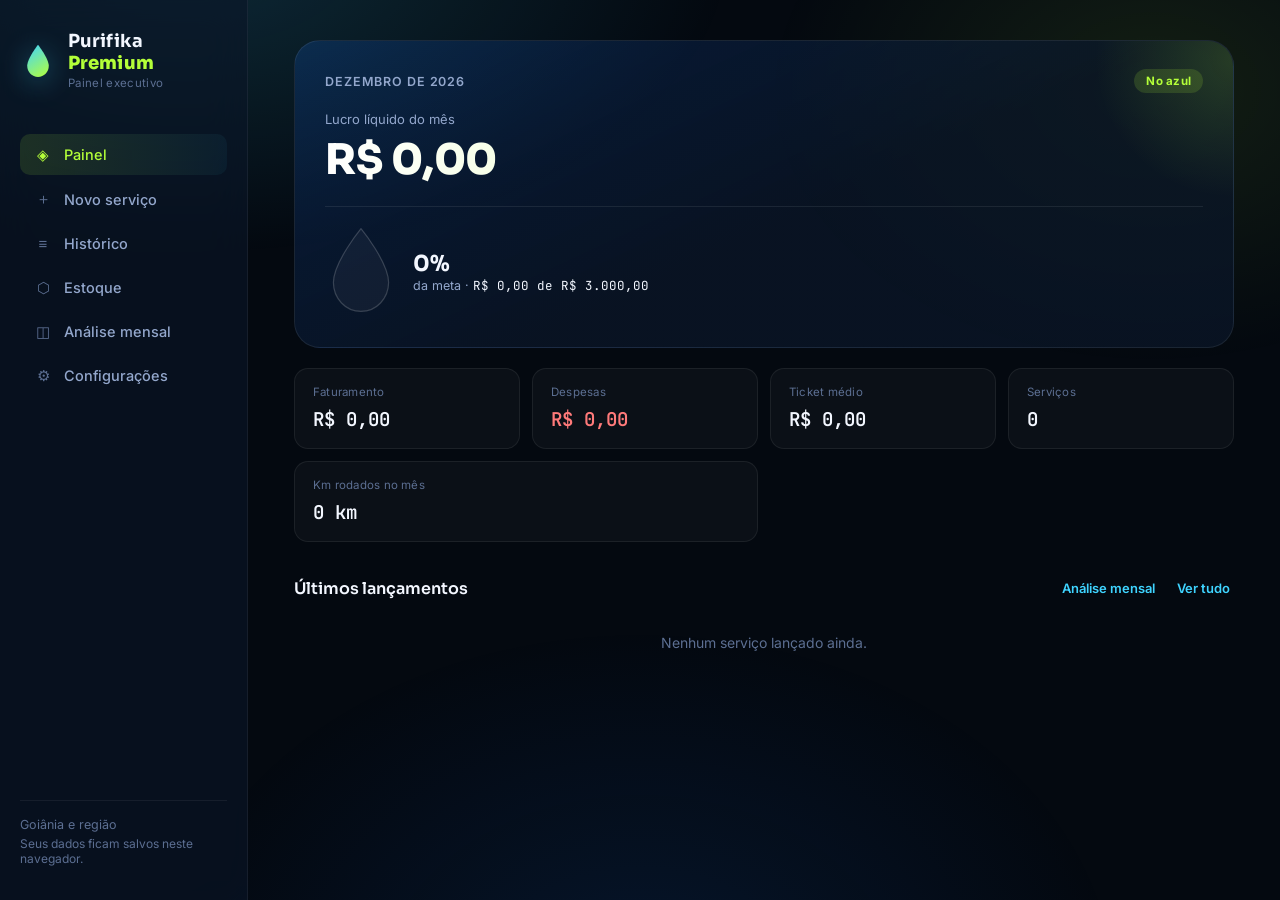
<file: index.html>
<!DOCTYPE html>
<html lang="pt-BR">
<head>
<meta charset="UTF-8">
<meta name="viewport" content="width=device-width, initial-scale=1.0, viewport-fit=cover">
<title>Purifika Premium | Painel Financeiro</title>
<link rel="icon" href="data:image/svg+xml,<svg xmlns=%22http://www.w3.org/2000/svg%22 viewBox=%220 0 100 100%22><text y=%22.9em%22 font-size=%2290%22>💧</text></svg>">
<link rel="preconnect" href="https://fonts.googleapis.com">
<link rel="preconnect" href="https://fonts.gstatic.com" crossorigin>
<link href="https://fonts.googleapis.com/css2?family=Sora:wght@400;600;700;800&family=Inter:wght@400;500;600;700&family=JetBrains+Mono:wght@400;500;600&display=swap" rel="stylesheet">
<style>
/* ---------- Tokens ---------- */
:root{
  --navy-975:#040910;
  --navy-950:#070f1e;
  --navy-900:#0a1628;
  --navy-850:#0e1d34;
  --navy-800:#12253f;
  --navy-700:#1a3252;
  --navy-600:#254268;
  --lime:#b4ff39;
  --lime-soft:#d4ff8a;
  --cyan:#3fd4ff;
  --blue-deep:#1560d6;
  --text-hi:#f3f7ff;
  --text-mid:#93a7cc;
  --text-low:#5c6f92;
  --danger:#ff7a7a;
  --danger-dim:#2a1620;
  --radius-xl:26px;
  --radius-lg:20px;
  --radius-md:14px;
  --radius-sm:10px;
  --font-display:'Sora',sans-serif;
  --font-body:'Inter',sans-serif;
  --font-mono:'JetBrains Mono',monospace;
  --ease:cubic-bezier(.22,1,.36,1);
}

*{box-sizing:border-box;}
html,body{margin:0;padding:0;}
body{
  background:var(--navy-975);
  color:var(--text-hi);
  font-family:var(--font-body);
  -webkit-font-smoothing:antialiased;
  position:relative;
  min-height:100vh;
}
h1,h2{font-family:var(--font-display);margin:0;}
p{margin:0;}
button{font-family:var(--font-body);cursor:pointer;}
input,select{font-family:var(--font-mono);}
em{font-style:normal;}

/* ---------- Background mesh ---------- */
.bg-mesh{
  position:fixed;inset:0;z-index:0;pointer-events:none;
  background:
    radial-gradient(ellipse 900px 500px at 15% -5%, rgba(63,212,255,.16), transparent 60%),
    radial-gradient(ellipse 700px 500px at 90% 10%, rgba(180,255,57,.09), transparent 55%),
    radial-gradient(ellipse 800px 600px at 50% 110%, rgba(21,96,214,.14), transparent 60%);
}

/* ---------- App shell ---------- */
.app{position:relative;z-index:1;display:grid;grid-template-columns:248px 1fr;min-height:100vh;}
.topbar{display:none;}

.sidebar{
  background:rgba(10,22,40,.6);
  backdrop-filter:blur(20px);
  border-right:1px solid rgba(255,255,255,.06);
  padding:30px 20px;display:flex;flex-direction:column;
  position:sticky;top:0;height:100vh;
}
.brand{display:flex;align-items:center;gap:12px;margin-bottom:44px;}
.brand-drop{width:36px;height:36px;flex:none;filter:drop-shadow(0 4px 14px rgba(63,212,255,.35));}
.brand-name{display:block;font-family:var(--font-display);font-weight:700;font-size:18px;letter-spacing:.1px;}
.brand-name em{color:var(--lime);font-weight:800;}
.brand-sub{display:block;font-size:11.5px;color:var(--text-low);margin-top:2px;letter-spacing:.03em;}

.nav{display:flex;flex-direction:column;gap:3px;flex:1;}
.nav-item{
  display:flex;align-items:center;gap:12px;
  background:none;border:none;color:var(--text-mid);
  font-size:14.5px;font-weight:500;
  padding:11px 14px;border-radius:var(--radius-sm);
  text-align:left;transition:background .18s var(--ease),color .18s var(--ease);
}
.nav-ico{font-size:15px;width:18px;text-align:center;color:var(--text-low);font-style:normal;}
.nav-item:hover{background:rgba(255,255,255,.04);color:var(--text-hi);}
.nav-item.is-active{background:linear-gradient(90deg, rgba(180,255,57,.12), rgba(63,212,255,.05));color:var(--lime);}
.nav-item.is-active .nav-ico{color:var(--lime);}

.sidebar-footer{border-top:1px solid rgba(255,255,255,.06);padding-top:16px;font-size:12.5px;color:var(--text-low);}
.sidebar-footer p{margin-bottom:4px;}
.muted-small{color:var(--text-low);font-size:12px;}

/* ---------- Content ---------- */
.content{padding:40px 46px 90px;max-width:1040px;position:relative;z-index:1;}
.view{display:none;animation:viewIn .38s var(--ease);}
.view.is-active{display:block;}
@keyframes viewIn{
  from{opacity:0;transform:translateY(10px);}
  to{opacity:1;transform:translateY(0);}
}

.view-head{margin-bottom:26px;}
.view-head-row{display:flex;justify-content:space-between;align-items:flex-end;gap:16px;flex-wrap:wrap;}
.view-head h1{font-size:25px;font-weight:700;}
.view-sub{color:var(--text-mid);font-size:14px;margin-top:6px;}

.btn-primary{
  background:linear-gradient(135deg, var(--lime), var(--lime-soft));
  color:#0d1a08;border:none;font-weight:700;font-size:14px;
  padding:13px 22px;border-radius:999px;
  box-shadow:0 8px 24px -8px rgba(180,255,57,.45);
  transition:transform .15s var(--ease), box-shadow .15s var(--ease);
}
.btn-primary:hover{transform:translateY(-1px);box-shadow:0 10px 28px -6px rgba(180,255,57,.55);}
.btn-primary:active{transform:scale(.97) translateY(0);}
.btn-full{width:100%;padding:15px;font-size:15px;}

.btn-secondary{
  background:rgba(255,255,255,.04);color:var(--text-hi);border:1px solid var(--navy-600);
  font-size:13px;font-weight:500;padding:10px 16px;border-radius:999px;margin-top:8px;
  transition:border-color .15s;
}
.btn-secondary:hover{border-color:var(--cyan);}

.btn-danger{
  background:var(--danger-dim);color:var(--danger);border:1px solid #4a2530;
  font-size:13.5px;font-weight:600;padding:11px 18px;border-radius:999px;margin-top:10px;
}

.link-btn{background:none;border:none;color:var(--cyan);font-size:13px;font-weight:600;padding:4px;}
.link-btn:hover{text-decoration:underline;}

/* ---------- Hero (dashboard) ---------- */
.hero-card{
  background:linear-gradient(155deg, rgba(21,96,214,.22), rgba(10,22,40,.75) 55%);
  border:1px solid rgba(255,255,255,.08);
  border-radius:var(--radius-xl);
  padding:28px 30px;margin-bottom:20px;
  position:relative;overflow:hidden;
  animation:cardRise .5s var(--ease) backwards;
}
.hero-card::after{
  content:'';position:absolute;top:-40%;right:-15%;width:280px;height:280px;
  background:radial-gradient(circle, rgba(180,255,57,.16), transparent 70%);
  pointer-events:none;
}
.hero-top{display:flex;justify-content:space-between;align-items:center;margin-bottom:18px;}
.hero-eyebrow{font-size:12.5px;color:var(--text-mid);text-transform:uppercase;letter-spacing:.07em;font-weight:600;}
.hero-pill{
  background:rgba(180,255,57,.14);color:var(--lime);font-size:11.5px;font-weight:700;
  padding:5px 12px;border-radius:999px;letter-spacing:.02em;
}
.hero-pill.is-neg{background:rgba(255,122,122,.14);color:var(--danger);}
.hero-label{font-size:13px;color:var(--text-mid);margin-bottom:6px;}
.hero-value{font-family:var(--font-display);font-size:42px;font-weight:800;letter-spacing:-.01em;
  background:linear-gradient(90deg,#fff,var(--lime-soft));-webkit-background-clip:text;background-clip:text;color:transparent;
}
.hero-gauge-row{display:flex;align-items:center;gap:16px;margin-top:20px;padding-top:18px;border-top:1px solid rgba(255,255,255,.08);}
#gauge-fill{transition:y .9s var(--ease), height .9s var(--ease);}
.goal-percent{font-family:var(--font-display);font-size:22px;font-weight:700;color:var(--text-hi);}
.goal-detail{font-size:12.5px;color:var(--text-mid);}
.goal-detail span{font-family:var(--font-mono);color:var(--text-hi);}

@keyframes cardRise{from{opacity:0;transform:translateY(14px);}to{opacity:1;transform:translateY(0);}}

/* ---------- Stat cards ---------- */
.stat-cards{display:grid;grid-template-columns:repeat(4,1fr);gap:12px;margin-bottom:34px;}
.stat-card{
  background:rgba(255,255,255,.03);border:1px solid rgba(255,255,255,.07);
  border-radius:var(--radius-md);padding:16px 18px;
  transition:transform .18s var(--ease), border-color .18s var(--ease);
  animation:cardRise .5s var(--ease) backwards;
}
.stat-card:hover{transform:translateY(-2px);border-color:rgba(63,212,255,.3);}
.stat-card-wide{grid-column:span 2;}
.stat-label{font-size:11.5px;color:var(--text-low);margin-bottom:8px;letter-spacing:.02em;}
.stat-value{font-family:var(--font-mono);font-size:19px;font-weight:600;}
.stat-neg{color:var(--danger);}

/* ---------- Recent ---------- */
.recent-head{display:flex;justify-content:space-between;align-items:center;margin-bottom:14px;}
.recent-head-links{display:flex;gap:14px;}
.recent-block h2{font-size:16px;font-weight:600;}
.recent-list{display:flex;flex-direction:column;gap:8px;}
.recent-row{
  display:flex;justify-content:space-between;align-items:center;
  background:rgba(255,255,255,.03);border:1px solid rgba(255,255,255,.06);
  border-radius:var(--radius-sm);padding:13px 16px;font-size:13.5px;
  transition:border-color .15s;
}
.recent-row:hover{border-color:rgba(255,255,255,.16);}
.recent-row .r-desc{color:var(--text-hi);font-weight:500;}
.recent-row .r-date{color:var(--text-low);font-size:12px;margin-left:8px;}
.recent-row .r-val{font-family:var(--font-mono);font-weight:600;}
.recent-row .r-val.pos{color:var(--lime);}
.recent-row .r-val.neg{color:var(--danger);}

/* ---------- Service menu (cardápio) ---------- */
.menu-grid{display:grid;grid-template-columns:repeat(auto-fill,minmax(150px,1fr));gap:12px;margin-bottom:24px;}
.menu-item{
  background:rgba(255,255,255,.03);border:1.5px solid rgba(255,255,255,.07);
  border-radius:var(--radius-md);padding:16px 14px;text-align:left;
  display:flex;flex-direction:column;gap:10px;
  transition:transform .15s var(--ease), border-color .15s var(--ease), background .15s var(--ease);
}
.menu-item:hover{transform:translateY(-2px);border-color:rgba(63,212,255,.35);}
.menu-item.is-selected{
  border-color:var(--lime);
  background:linear-gradient(155deg, rgba(180,255,57,.1), rgba(255,255,255,.02));
  box-shadow:0 8px 22px -10px rgba(180,255,57,.35);
}
.menu-icon{width:34px;height:34px;color:var(--cyan);}
.menu-item.is-selected .menu-icon{color:var(--lime);}
.menu-label{font-size:13.5px;font-weight:600;color:var(--text-hi);line-height:1.25;}
.menu-price{font-family:var(--font-mono);font-size:13px;color:var(--text-mid);}
.menu-item.is-selected .menu-price{color:var(--lime-soft);}

/* ---------- Forms ---------- */
.form-card{
  background:rgba(255,255,255,.03);border:1px solid rgba(255,255,255,.07);
  border-radius:var(--radius-xl);padding:26px;max-width:640px;
  display:flex;flex-direction:column;gap:18px;
}
.field{display:flex;flex-direction:column;gap:6px;flex:1;}
.field-row{display:flex;gap:16px;}
label{font-size:12.5px;color:var(--text-mid);font-family:var(--font-body);}
input,select{
  background:var(--navy-850);border:1px solid var(--navy-600);color:var(--text-hi);
  border-radius:var(--radius-sm);padding:11px 12px;font-size:14px;width:100%;
  transition:border-color .15s;
}
input:focus,select:focus{outline:none;border-color:var(--cyan);}
select{font-family:var(--font-body);}
input:disabled{opacity:.4;}

.calc-preview{
  background:linear-gradient(155deg, rgba(63,212,255,.08), rgba(255,255,255,.02));
  border:1px solid rgba(255,255,255,.08);
  border-radius:var(--radius-md);padding:16px 18px;
  display:flex;flex-direction:column;gap:8px;font-size:13.5px;
}
.calc-row{display:flex;justify-content:space-between;color:var(--text-mid);font-family:var(--font-mono);}
.calc-total{color:var(--lime);font-weight:700;font-size:16px;border-top:1px solid rgba(255,255,255,.1);padding-top:10px;margin-top:2px;}

/* Product usage block */
.product-usage{
  background:rgba(255,255,255,.025);border:1px solid rgba(255,255,255,.07);
  border-radius:var(--radius-md);padding:16px 18px;display:flex;flex-direction:column;gap:14px;
}
.pu-title{font-size:12.5px;color:var(--text-low);text-transform:uppercase;letter-spacing:.05em;font-weight:600;}
.pu-row{display:flex;justify-content:space-between;align-items:center;gap:12px;}
.pu-check{display:flex;align-items:center;gap:10px;cursor:pointer;flex:1;}
.pu-check input[type=checkbox]{width:16px;height:16px;accent-color:var(--lime);flex:none;}
.pu-info{display:flex;flex-direction:column;gap:2px;flex:1;}
.pu-name{font-size:13.5px;color:var(--text-hi);font-weight:500;font-family:var(--font-body);}
.pu-name em{color:var(--text-low);font-size:12px;}
.pu-sub{font-size:12px;color:var(--cyan);font-family:var(--font-mono);}
.pu-input{display:flex;align-items:center;gap:6px;flex:none;}
.pu-input input{width:70px;text-align:right;padding:8px 10px;}
.pu-input span{font-size:12px;color:var(--text-low);}
.item-form-actions{display:flex;flex-direction:column;gap:10px;}
.item-form-actions .btn-secondary{width:100%;text-align:center;}

/* ---------- History cards ---------- */
.hist-cards{display:flex;flex-direction:column;gap:8px;}
.hist-card{
  display:flex;justify-content:space-between;align-items:center;gap:12px;
  background:rgba(255,255,255,.03);border:1px solid rgba(255,255,255,.06);
  border-radius:var(--radius-md);padding:14px 16px;
  transition:border-color .15s;
}
.hist-card:hover{border-color:rgba(255,255,255,.16);}
.hist-left{display:flex;align-items:center;gap:12px;min-width:0;}
.hist-tag{width:8px;height:8px;border-radius:50%;flex:none;}
.hist-tag.receita{background:var(--lime);}
.hist-tag.despesa{background:var(--danger);}
.hist-text{min-width:0;}
.hist-desc{font-size:13.5px;color:var(--text-hi);font-weight:500;white-space:nowrap;overflow:hidden;text-overflow:ellipsis;}
.hist-meta{font-size:11.5px;color:var(--text-low);margin-top:2px;}
.hist-right{display:flex;align-items:center;gap:10px;flex:none;}
.hist-val{font-family:var(--font-mono);font-weight:600;font-size:14px;}
.hist-val.pos{color:var(--lime);}
.hist-val.neg{color:var(--danger);}
.row-del{background:none;border:none;color:var(--text-low);font-size:14px;padding:4px;}
.row-del:hover{color:var(--danger);}
.empty-state{padding:40px 20px;text-align:center;color:var(--text-low);font-size:14px;}

/* ---------- Stock (estoque) ---------- */
.stock-grid{display:grid;grid-template-columns:repeat(auto-fit,minmax(230px,1fr));gap:14px;margin-bottom:24px;}
.stock-card{
  background:rgba(255,255,255,.03);border:1px solid rgba(255,255,255,.07);
  border-radius:var(--radius-lg);padding:20px;
  display:flex;flex-direction:column;gap:12px;
}
.stock-head{display:flex;justify-content:space-between;align-items:flex-start;}
.stock-name{font-family:var(--font-display);font-weight:700;font-size:15px;}
.stock-name em{display:block;color:var(--text-low);font-size:11.5px;font-weight:400;margin-top:2px;}
.stock-pill{font-size:10.5px;font-weight:700;padding:4px 10px;border-radius:999px;white-space:nowrap;}
.stock-pill.ok{background:rgba(180,255,57,.14);color:var(--lime);}
.stock-pill.low{background:rgba(255,196,64,.14);color:#ffc440;}
.stock-pill.empty{background:rgba(255,122,122,.14);color:var(--danger);}
.stock-bar-wrap{background:var(--navy-850);border-radius:8px;height:8px;overflow:hidden;}
.stock-bar{height:100%;border-radius:8px;transition:width .5s var(--ease);}
.stock-liters{font-family:var(--font-mono);font-size:22px;font-weight:700;}
.stock-liters span{font-size:13px;color:var(--text-low);font-weight:400;}
.stock-foot{display:flex;justify-content:space-between;font-size:11.5px;color:var(--text-low);}
.stock-foot b{color:var(--text-mid);font-family:var(--font-mono);font-weight:500;}

/* ---------- Analysis ---------- */
.chart-card{
  background:rgba(255,255,255,.03);border:1px solid rgba(255,255,255,.07);
  border-radius:var(--radius-xl);padding:26px;margin-bottom:22px;
}
.chart-bars{display:flex;align-items:flex-end;gap:20px;height:220px;overflow-x:auto;padding-bottom:4px;}
.chart-month{display:flex;flex-direction:column;align-items:center;gap:8px;min-width:56px;}
.chart-month-bars{display:flex;align-items:flex-end;gap:3px;height:170px;}
.chart-month-bars .bar{width:12px;border-radius:5px 5px 0 0;transition:height .6s var(--ease);}
.bar-receita{background:linear-gradient(180deg,var(--lime-soft),var(--lime));}
.bar-despesa{background:var(--danger);opacity:.75;}
.bar-lucro{background:linear-gradient(180deg,#7ee8ff,var(--cyan));}
.chart-month-label{font-size:11px;color:var(--text-low);}
.chart-legend{display:flex;gap:20px;margin-top:18px;font-size:12.5px;color:var(--text-mid);}
.dot{display:inline-block;width:8px;height:8px;border-radius:50%;margin-right:6px;}
.dot-receita{background:var(--lime);}
.dot-despesa{background:var(--danger);}
.dot-lucro{background:var(--cyan);}

.breakdown-card{background:rgba(255,255,255,.03);border:1px solid rgba(255,255,255,.07);border-radius:var(--radius-xl);padding:26px;}
.breakdown-card h2{font-size:15px;margin-bottom:16px;}
.bd-row{display:flex;align-items:center;gap:12px;margin-bottom:12px;font-size:13px;}
.bd-label{width:130px;color:var(--text-mid);flex:none;}
.bd-bar-wrap{flex:1;background:var(--navy-850);border-radius:6px;height:9px;overflow:hidden;}
.bd-bar{height:100%;background:linear-gradient(90deg,var(--cyan),var(--blue-deep));border-radius:6px;transition:width .6s var(--ease);}
.bd-val{width:84px;text-align:right;font-family:var(--font-mono);color:var(--text-hi);flex:none;}

/* ---------- Config ---------- */
.config-sub{font-size:15px;margin:6px 0 4px;}
.price-table{display:flex;flex-direction:column;gap:10px;}
.price-row{display:flex;align-items:center;justify-content:space-between;gap:12px;}
.price-row span{font-size:13.5px;color:var(--text-mid);}
.price-row input{width:100px;}
.danger-zone{margin-top:20px;border-color:rgba(255,122,122,.2);}
.backup-last{font-size:12px;color:var(--text-low);margin:6px 0 4px;}
.backup-actions{display:flex;gap:10px;flex-wrap:wrap;margin-top:6px;}
.backup-actions .btn-secondary{margin-top:0;display:inline-flex;align-items:center;}

/* ---------- Carrinho de itens da visita ---------- */
.cart-block{margin-top:22px;background:rgba(255,255,255,.03);border:1px solid rgba(255,255,255,.07);border-radius:var(--radius-xl);padding:24px;max-width:640px;}
.cart-block h2{font-size:15px;margin-bottom:14px;}
.cart-list{display:flex;flex-direction:column;gap:8px;margin-bottom:16px;}
.cart-item{
  display:flex;justify-content:space-between;align-items:center;gap:12px;
  background:rgba(255,255,255,.03);border:1px solid rgba(255,255,255,.07);
  border-radius:var(--radius-sm);padding:12px 14px;
}
.cart-item-name{font-size:13.5px;color:var(--text-hi);font-weight:500;}
.cart-item-sub{font-size:11.5px;color:var(--text-low);margin-top:2px;}
.cart-item-right{display:flex;align-items:center;gap:10px;}
.cart-item-val{font-family:var(--font-mono);font-weight:600;color:var(--lime);font-size:14px;}
.cart-summary{
  background:rgba(63,212,255,.06);border:1px solid rgba(63,212,255,.2);
  border-radius:var(--radius-md);padding:14px 16px;margin-bottom:16px;
  display:flex;flex-direction:column;gap:7px;font-size:13.5px;font-family:var(--font-mono);
}
.cart-summary .cs-row{display:flex;justify-content:space-between;color:var(--text-mid);}
.cart-summary .cs-total{color:var(--lime);font-weight:700;font-size:15px;border-top:1px solid rgba(255,255,255,.1);padding-top:8px;}

/* ---------- Receipt (resumo pós-salvar) ---------- */
.receipt-card{
  display:none;max-width:640px;margin-top:18px;
  background:linear-gradient(155deg, rgba(180,255,57,.1), rgba(255,255,255,.02));
  border:1px solid rgba(180,255,57,.3);border-radius:var(--radius-xl);padding:24px 26px;
  animation:cardRise .4s var(--ease);
}
.receipt-card.show{display:block;}
.receipt-head{display:flex;align-items:center;gap:12px;margin-bottom:18px;}
.receipt-check{
  width:34px;height:34px;border-radius:50%;background:var(--lime);color:#0d1a08;
  display:flex;align-items:center;justify-content:center;font-weight:800;font-size:16px;flex:none;
}
.receipt-title{font-family:var(--font-display);font-weight:700;font-size:16px;}
.receipt-sub{font-size:12.5px;color:var(--text-mid);margin-top:2px;}
.receipt-rows{display:flex;flex-direction:column;gap:9px;padding:14px 0;border-top:1px solid rgba(255,255,255,.1);border-bottom:1px solid rgba(255,255,255,.1);}
.receipt-row{display:flex;justify-content:space-between;font-size:13.5px;color:var(--text-mid);font-family:var(--font-mono);}
.receipt-row.is-total{color:var(--lime);font-weight:700;font-size:15.5px;}
.receipt-row.is-guardar{color:var(--cyan);font-weight:600;}
.receipt-actions{display:flex;gap:10px;margin-top:18px;}
.receipt-actions .btn-secondary,.receipt-actions .btn-primary{margin-top:0;flex:1;text-align:center;}

/* ---------- Toast ---------- */
.toast{
  position:fixed;bottom:24px;left:50%;transform:translateX(-50%) translateY(20px);
  background:var(--navy-800);border:1px solid var(--lime);color:var(--text-hi);
  padding:13px 24px;border-radius:999px;font-size:13.5px;font-weight:500;
  opacity:0;pointer-events:none;transition:opacity .25s, transform .25s;
  z-index:50;box-shadow:0 10px 30px -8px rgba(0,0,0,.5);
}
.toast.show{opacity:1;transform:translateX(-50%) translateY(0);}

/* ---------- Responsive ---------- */
.mobile-nav{display:none;}

@media (max-width: 860px){
  .app{grid-template-columns:1fr;}
  .sidebar{display:none;}
  .topbar{
    display:flex;align-items:center;gap:10px;
    background:#0a1424;
    border-bottom:1px solid rgba(255,255,255,.07);
    padding:16px 20px;position:sticky;top:0;z-index:10;
  }
  .brand-drop-sm{width:28px;height:28px;filter:drop-shadow(0 3px 10px rgba(63,212,255,.35));}
  .topbar-title-wrap{display:flex;flex-direction:column;}
  .topbar-title{font-family:var(--font-display);font-weight:700;font-size:16px;}
  .topbar-title em{color:var(--lime);font-weight:800;}
  .topbar-sub{font-size:10.5px;color:var(--text-low);}
  .content{padding:22px 18px 110px;}
  .hero-value{font-size:34px;}
  .stat-cards{grid-template-columns:repeat(2,1fr);}
  .stat-card-wide{grid-column:span 2;}
  .field-row{flex-direction:column;}
  .menu-grid{grid-template-columns:repeat(auto-fill,minmax(120px,1fr));}

  .mobile-nav{
    display:flex;align-items:center;position:fixed;bottom:0;left:0;right:0;
    background:#0a1424;
    border-top:1px solid rgba(255,255,255,.08);
    padding:8px 6px calc(8px + env(safe-area-inset-bottom));
    z-index:20;
  }
  .mnav-item{
    flex:1;display:flex;flex-direction:column;align-items:center;gap:3px;
    background:none;border:none;color:var(--text-low);font-size:10.5px;padding:6px 2px;
    transition:color .15s;
  }
  .mnav-item span{font-size:16px;}
  .mnav-item.is-active{color:var(--lime);}
  .mnav-fab{
    background:linear-gradient(135deg,var(--lime),var(--lime-soft));
    color:#0d1a08;width:48px;height:48px;border-radius:50%;
    margin-top:-26px;box-shadow:0 8px 20px -6px rgba(180,255,57,.55);
    flex:none;
  }
  .mnav-fab span{font-size:22px;}
}
@media (max-width: 480px){
  .stat-cards{grid-template-columns:1fr 1fr;}
  .hero-card{padding:22px 20px;}
}

</style>
</head>
<body>

<div class="bg-mesh" aria-hidden="true"></div>

<div class="app">

  <aside class="sidebar">
    <div class="brand">
      <svg class="brand-drop" viewBox="0 0 40 40" fill="none" xmlns="http://www.w3.org/2000/svg">
        <path d="M20 3C20 3 8 18.5 8 26.5C8 33.4 13.4 39 20 39C26.6 39 32 33.4 32 26.5C32 18.5 20 3 20 3Z" fill="url(#dropGrad)"/>
        <defs>
          <linearGradient id="dropGrad" x1="8" y1="3" x2="32" y2="39" gradientUnits="userSpaceOnUse">
            <stop stop-color="#3FD4FF"/>
            <stop offset="1" stop-color="#B4FF39"/>
          </linearGradient>
        </defs>
      </svg>
      <div class="brand-text">
        <span class="brand-name">Purifika <em>Premium</em></span>
        <span class="brand-sub">Painel executivo</span>
      </div>
    </div>

    <nav class="nav">
      <button class="nav-item is-active" data-view="dashboard"><i class="nav-ico">◈</i>Painel</button>
      <button class="nav-item" data-view="novo"><i class="nav-ico">＋</i>Novo serviço</button>
      <button class="nav-item" data-view="historico"><i class="nav-ico">≡</i>Histórico</button>
      <button class="nav-item" data-view="estoque"><i class="nav-ico">⬡</i>Estoque</button>
      <button class="nav-item" data-view="analise"><i class="nav-ico">◫</i>Análise mensal</button>
      <button class="nav-item" data-view="config"><i class="nav-ico">⚙</i>Configurações</button>
    </nav>

    <div class="sidebar-footer">
      <p>Goiânia e região</p>
      <p class="muted-small">Seus dados ficam salvos neste navegador.</p>
    </div>
  </aside>

  <header class="topbar">
    <svg class="brand-drop-sm" viewBox="0 0 40 40" fill="none" xmlns="http://www.w3.org/2000/svg">
      <path d="M20 3C20 3 8 18.5 8 26.5C8 33.4 13.4 39 20 39C26.6 39 32 33.4 32 26.5C32 18.5 20 3 20 3Z" fill="url(#dropGrad2)"/>
      <defs>
        <linearGradient id="dropGrad2" x1="8" y1="3" x2="32" y2="39" gradientUnits="userSpaceOnUse">
          <stop stop-color="#3FD4FF"/>
          <stop offset="1" stop-color="#B4FF39"/>
        </linearGradient>
      </defs>
    </svg>
    <div class="topbar-title-wrap">
      <span class="topbar-title">Purifika <em>Premium</em></span>
      <span class="topbar-sub">Painel financeiro</span>
    </div>
  </header>

  <main class="content">

    <section class="view is-active" id="view-dashboard">
      <div class="hero-card">
        <div class="hero-top">
          <span class="hero-eyebrow" id="dash-month-label">—</span>
          <span class="hero-pill" id="hero-status-pill">No azul</span>
        </div>
        <p class="hero-label">Lucro líquido do mês</p>
        <p class="hero-value" id="hero-lucro">R$ 0</p>

        <div class="hero-gauge-row">
          <div class="drop-gauge">
            <svg viewBox="0 0 120 150" width="72" height="90">
              <defs>
                <clipPath id="dropClip">
                  <path d="M60 6C60 6 14 62 14 96C14 122.5 34.5 144 60 144C85.5 144 106 122.5 106 96C106 62 60 6 60 6Z"/>
                </clipPath>
                <linearGradient id="fillGrad" x1="0" y1="1" x2="0" y2="0">
                  <stop offset="0" stop-color="#3FD4FF"/>
                  <stop offset="1" stop-color="#B4FF39"/>
                </linearGradient>
              </defs>
              <path d="M60 6C60 6 14 62 14 96C14 122.5 34.5 144 60 144C85.5 144 106 122.5 106 96C106 62 60 6 60 6Z" fill="rgba(255,255,255,.04)" stroke="rgba(255,255,255,.18)" stroke-width="2"/>
              <g clip-path="url(#dropClip)">
                <rect id="gauge-fill" x="14" y="144" width="92" height="0" fill="url(#fillGrad)"/>
              </g>
            </svg>
          </div>
          <div class="hero-goal-text">
            <p class="goal-percent" id="goal-percent">0%</p>
            <p class="goal-detail">da meta · <span id="goal-detail">R$ 0 de R$ 0</span></p>
          </div>
        </div>
      </div>

      <div class="stat-cards">
        <div class="stat-card">
          <p class="stat-label">Faturamento</p>
          <p class="stat-value" id="stat-receita">R$ 0</p>
        </div>
        <div class="stat-card">
          <p class="stat-label">Despesas</p>
          <p class="stat-value stat-neg" id="stat-despesa">R$ 0</p>
        </div>
        <div class="stat-card">
          <p class="stat-label">Ticket médio</p>
          <p class="stat-value" id="stat-ticket">R$ 0</p>
        </div>
        <div class="stat-card">
          <p class="stat-label">Serviços</p>
          <p class="stat-value" id="stat-qtd">0</p>
        </div>
        <div class="stat-card stat-card-wide">
          <p class="stat-label">Km rodados no mês</p>
          <p class="stat-value" id="stat-km">0 km</p>
        </div>
      </div>

      <div class="recent-block">
        <div class="recent-head">
          <h2>Últimos lançamentos</h2>
          <div class="recent-head-links">
            <button class="link-btn" data-view="analise">Análise mensal</button>
            <button class="link-btn" data-view="historico">Ver tudo</button>
          </div>
        </div>
        <div class="recent-list" id="recent-list"></div>
      </div>
    </section>

    <section class="view" id="view-novo">
      <div class="view-head">
        <h1>Novo serviço</h1>
        <p class="view-sub">Toque no serviço, ajuste a quantidade se precisar, e adicione quantos itens quiser na mesma visita.</p>
      </div>

      <div class="form-card">
        <div class="field-row">
          <div class="field">
            <label for="f-cliente">Cliente</label>
            <input type="text" id="f-cliente" placeholder="Nome do cliente">
          </div>
          <div class="field">
            <label for="f-data">Data</label>
            <input type="date" id="f-data">
          </div>
        </div>
        <div class="field">
          <label for="f-km">Distância até o cliente (km, ida e volta — uma vez por visita)</label>
          <input type="number" id="f-km" step="0.1" min="0" value="0">
        </div>
      </div>

      <p class="pu-title" style="margin:22px 0 12px">Toque para adicionar um item à visita</p>
      <div class="menu-grid" id="service-menu"></div>

      <form class="form-card" id="item-form">
        <input type="hidden" id="f-tipo">
        <p class="pu-title" id="item-form-title">Nenhum item selecionado</p>

        <div class="field-row">
          <div class="field" style="max-width:110px">
            <label for="f-qtd">Quantidade</label>
            <input type="number" id="f-qtd" step="1" min="1" value="1">
          </div>
          <div class="field">
            <label for="f-valor">Valor por unidade (R$)</label>
            <input type="number" id="f-valor" step="0.01" min="0">
          </div>
        </div>

        <div class="product-usage" id="product-usage">
          <p class="pu-title">Produtos Spartan usados neste item</p>

          <div class="pu-row">
            <div class="pu-info">
              <span class="pu-name">Xtraction II <em>(extrator, por unidade)</em></span>
              <span class="pu-sub" id="pu-xtraction-cost">R$ 0,00</span>
            </div>
            <div class="pu-input"><input type="number" id="f-xtraction-ml" step="5" min="0" value="0"><span>ml</span></div>
          </div>

          <div class="pu-row">
            <label class="pu-check">
              <input type="checkbox" id="f-contempo-on">
              <div class="pu-info">
                <span class="pu-name">Contempo V <em>(neutro p/ claros, por unidade)</em></span>
                <span class="pu-sub" id="pu-contempo-cost">R$ 0,00</span>
              </div>
            </label>
            <div class="pu-input"><input type="number" id="f-contempo-ml" step="5" min="0" value="100" disabled><span>ml</span></div>
          </div>

          <div class="pu-row">
            <label class="pu-check">
              <input type="checkbox" id="f-refresh-on" checked>
              <div class="pu-info">
                <span class="pu-name">Finisherfresh <em>(odorizador, por unidade)</em></span>
                <span class="pu-sub" id="pu-refresh-cost">R$ 0,00</span>
              </div>
            </label>
            <div class="pu-input"><input type="number" id="f-refresh-ml" step="5" min="0" value="15"><span>ml</span></div>
          </div>
        </div>

        <div class="calc-preview" id="calc-preview"></div>

        <div class="item-form-actions">
          <button type="button" class="btn-primary btn-full" id="btn-save-now">Salvar este serviço agora</button>
          <button type="submit" class="btn-secondary btn-full" id="btn-add-continue">＋ Adicionar e lançar outro item na mesma visita</button>
        </div>
      </form>

      <div class="cart-block" id="cart-block" style="display:none">
        <h2>Itens desta visita</h2>
        <div class="cart-list" id="cart-list"></div>
        <div class="cart-summary" id="cart-summary"></div>

        <div class="field">
          <label for="f-despesa-desc">Registrar também uma despesa avulsa (opcional)</label>
          <div class="field-row">
            <input type="text" id="f-despesa-desc" placeholder="Ex: comprei pulverizador">
            <input type="number" id="f-despesa-valor" step="0.01" min="0" placeholder="R$ 0,00" style="max-width:140px">
          </div>
          <button type="button" class="btn-secondary" id="btn-add-despesa">Adicionar despesa avulsa</button>
        </div>

        <button type="button" class="btn-primary btn-full" id="btn-save-visita">Salvar visita completa<span id="btn-save-visita-count"></span></button>
      </div>

      <div class="receipt-card" id="receipt-card">
        <div class="receipt-head">
          <span class="receipt-check">✓</span>
          <div>
            <p class="receipt-title">Visita salva!</p>
            <p class="receipt-sub" id="receipt-desc"></p>
          </div>
        </div>
        <div class="receipt-rows" id="receipt-rows"></div>
        <div class="receipt-actions">
          <button type="button" class="btn-secondary" id="btn-receipt-outro">Lançar outra visita</button>
          <button type="button" class="btn-primary" id="btn-receipt-painel">Ver no painel</button>
        </div>
      </div>
    </section>

    <section class="view" id="view-historico">
      <div class="view-head view-head-row">
        <div>
          <h1>Histórico</h1>
          <p class="view-sub">Todos os lançamentos, do mais recente ao mais antigo.</p>
        </div>
        <select id="hist-filter">
          <option value="todos">Todos os meses</option>
        </select>
      </div>
      <div class="hist-cards" id="hist-cards"></div>
      <p class="empty-state" id="hist-empty">Nenhum lançamento ainda. Toque em "Novo serviço" para começar.</p>
    </section>

    <section class="view" id="view-estoque">
      <div class="view-head">
        <h1>Estoque de produtos</h1>
        <p class="view-sub">Seus 3 produtos Spartan, em litros — atualizado a cada serviço lançado.</p>
      </div>

      <div class="stock-grid" id="stock-grid"></div>

      <div class="form-card">
        <p class="pu-title" style="margin-bottom:14px">Registrar compra de produto</p>
        <div class="field-row">
          <div class="field">
            <label for="s-produto">Produto</label>
            <select id="s-produto">
              <option value="xtraction">Xtraction II</option>
              <option value="contempo">Contempo V</option>
              <option value="refresh">Finisherfresh</option>
            </select>
          </div>
          <div class="field">
            <label for="s-litros">Quantidade (litros)</label>
            <input type="number" id="s-litros" step="0.1" min="0" placeholder="Ex: 5">
          </div>
          <div class="field">
            <label for="s-valor">Valor pago (R$)</label>
            <input type="number" id="s-valor" step="0.01" min="0" placeholder="Ex: 100,00">
          </div>
        </div>
        <button type="button" class="btn-primary" id="btn-add-compra">Registrar entrada no estoque</button>
      </div>
    </section>

    <section class="view" id="view-analise">
      <div class="view-head">
        <h1>Análise mensal</h1>
        <p class="view-sub">Quanto entrou, quanto saiu e o que sobrou, mês a mês.</p>
      </div>
      <div class="chart-card">
        <div class="chart-bars" id="monthly-chart"></div>
        <div class="chart-legend">
          <span><i class="dot dot-receita"></i>Faturamento</span>
          <span><i class="dot dot-despesa"></i>Despesas</span>
          <span><i class="dot dot-lucro"></i>Lucro líquido</span>
        </div>
      </div>
      <div class="breakdown-card">
        <h2>Detalhamento por categoria de despesa</h2>
        <div id="expense-breakdown"></div>
      </div>
    </section>

    <section class="view" id="view-config">
      <div class="view-head">
        <h1>Configurações</h1>
        <p class="view-sub">Ajuste os números que o Purifika usa nos cálculos automáticos.</p>
      </div>
      <div class="form-card">
        <div class="field-row">
          <div class="field">
            <label for="c-consumo">Consumo do veículo (km/litro)</label>
            <input type="number" id="c-consumo" step="0.1" min="1">
          </div>
          <div class="field">
            <label for="c-gasolina">Preço da gasolina (R$/litro)</label>
            <input type="number" id="c-gasolina" step="0.01" min="0">
          </div>
        </div>
        <div class="field-row">
          <div class="field">
            <label for="c-imposto">Alíquota de imposto estimada (%)</label>
            <input type="number" id="c-imposto" step="0.1" min="0">
          </div>
          <div class="field">
            <label for="c-meta">Meta de lucro líquido mensal (R$)</label>
            <input type="number" id="c-meta" step="10" min="0">
          </div>
        </div>
        <h2 class="config-sub">Tabela de preços</h2>
        <div class="price-table" id="price-table"></div>
        <button class="btn-primary" id="btn-save-config">Salvar configurações</button>
      </div>

      <div class="form-card">
        <h2 class="config-sub">Backup dos dados</h2>
        <p class="muted-small">Seus dados vivem só neste navegador. Baixe um backup de vez em quando — se trocar de celular ou limpar o cache, você não perde nada.</p>
        <p class="backup-last" id="backup-last-info"></p>
        <div class="backup-actions">
          <button class="btn-secondary" id="btn-export">⬇ Baixar backup (.json)</button>
          <label class="btn-secondary" id="btn-import-label" for="import-file" style="cursor:pointer">⬆ Restaurar backup</label>
          <input type="file" id="import-file" accept="application/json" style="display:none">
        </div>
      </div>

      <div class="form-card danger-zone">
        <h2 class="config-sub">Zona de risco</h2>
        <p class="muted-small">Isso apaga permanentemente todo o histórico salvo neste navegador.</p>
        <button class="btn-danger" id="btn-clear-data">Apagar todos os dados</button>
      </div>
    </section>

  </main>

  <nav class="mobile-nav">
    <button class="mnav-item is-active" data-view="dashboard"><span>◈</span>Painel</button>
    <button class="mnav-item" data-view="historico"><span>≡</span>Histórico</button>
    <button class="mnav-item mnav-fab" data-view="novo"><span>＋</span></button>
    <button class="mnav-item" data-view="estoque"><span>⬡</span>Estoque</button>
    <button class="mnav-item" data-view="config"><span>⚙</span>Config</button>
  </nav>
</div>

<div class="toast" id="toast"></div>

<script>
/* ==========================================================
   PURIFIKA PREMIUM — Painel Financeiro
   Dados salvos no localStorage do navegador.
   ========================================================== */

const STORAGE_KEY = 'purifika_state_v2';

/* Ícones (SVG inline, stroke=currentColor -> herda a cor via CSS) */
const ICONS = {
  chair: `<svg class="menu-icon" viewBox="0 0 24 24" fill="none" stroke="currentColor" stroke-width="1.6" stroke-linecap="round" stroke-linejoin="round"><path d="M6 10V5.5A1.5 1.5 0 0 1 7.5 4h9A1.5 1.5 0 0 1 18 5.5V10"/><path d="M5 10h14v6a1 1 0 0 1-1 1h-1v3h-2v-3H9v3H7v-3H6a1 1 0 0 1-1-1v-6Z"/></svg>`,
  sofa: `<svg class="menu-icon" viewBox="0 0 24 24" fill="none" stroke="currentColor" stroke-width="1.6" stroke-linecap="round" stroke-linejoin="round"><path d="M4 12V9a2 2 0 0 1 2-2h12a2 2 0 0 1 2 2v3"/><path d="M3 12h18v4a1 1 0 0 1-1 1H4a1 1 0 0 1-1-1v-4Z"/><path d="M5 17v2M19 17v2"/></svg>`,
  mattress: `<svg class="menu-icon" viewBox="0 0 24 24" fill="none" stroke="currentColor" stroke-width="1.6" stroke-linecap="round" stroke-linejoin="round"><rect x="3" y="8" width="18" height="9" rx="1.5"/><path d="M3 12h18M7 8v4M17 8v4"/></svg>`,
  car: `<svg class="menu-icon" viewBox="0 0 24 24" fill="none" stroke="currentColor" stroke-width="1.6" stroke-linecap="round" stroke-linejoin="round"><path d="M4 16v-3.5l2-4.5h12l2 4.5V16"/><path d="M4 16h16v2a1 1 0 0 1-1 1h-1a1 1 0 0 1-1-1v-1H7v1a1 1 0 0 1-1 1H5a1 1 0 0 1-1-1v-2Z"/><path d="M6 12h12"/></svg>`,
};

const DEFAULT_PRICES = {
  cadeira:          { label:'Cadeira estofada',          icon:'chair',    preco:20,  xtractionMl:40  },
  poltrona:         { label:'Poltrona',                  icon:'chair',    preco:110, xtractionMl:80  },
  sofa_2:           { label:'Sofá 2 lugares',             icon:'sofa',     preco:149, xtractionMl:150 },
  sofa_3:           { label:'Sofá 3 lugares',             icon:'sofa',     preco:179, xtractionMl:200 },
  sofa_retratil:    { label:'Sofá retrátil',              icon:'sofa',     preco:350, xtractionMl:250 },
  sofa_l:           { label:'Sofá em L',                  icon:'sofa',     preco:450, xtractionMl:320 },
  colchao_solteiro: { label:'Colchão solteiro',           icon:'mattress', preco:99,  xtractionMl:130 },
  colchao_casal:    { label:'Colchão casal',              icon:'mattress', preco:149, xtractionMl:180 },
  colchao_queen:    { label:'Colchão queen',              icon:'mattress', preco:280, xtractionMl:220 },
  colchao_king:     { label:'Colchão king',               icon:'mattress', preco:330, xtractionMl:260 },
  banco_carro:      { label:'Banco de carro (cada)',      icon:'car',      preco:80,  xtractionMl:60  },
  interior_carro:   { label:'Interior completo do carro', icon:'car',      preco:350, xtractionMl:260 },
};

const DEFAULT_SETTINGS = {
  kmPorLitro: 12,
  precoGasolina: 6.10,
  aliquotaImposto: 6,
  metaMensal: 3000,
  prices: DEFAULT_PRICES,
  produtos: {
    xtraction: { label:'Xtraction II (Spartan)',    precoLitro:20, embalagemLitros:5 },
    contempo:  { label:'Contempo V Neutro (Spartan)', precoLitro:17, embalagemLitros:5 },
    refresh:   { label:'Finisherfresh (Spartan)',    precoLitro:35, embalagemLitros:1 },
  },
};

let state = loadState();

function loadState(){
  try{
    const raw = localStorage.getItem(STORAGE_KEY);
    if(!raw) return freshState();
    const parsed = JSON.parse(raw);
    parsed.settings = Object.assign(structuredClone(DEFAULT_SETTINGS), parsed.settings || {});
    parsed.settings.prices = Object.assign(structuredClone(DEFAULT_PRICES), parsed.settings.prices || {});
    parsed.settings.produtos = Object.assign(structuredClone(DEFAULT_SETTINGS.produtos), parsed.settings.produtos || {});
    parsed.entries = parsed.entries || [];
    parsed.estoque = Object.assign({ xtraction:0, contempo:0, refresh:0 }, parsed.estoque || {});
    return parsed;
  }catch(e){
    console.error('Falha ao carregar dados salvos', e);
    return freshState();
  }
}
function freshState(){
  return { settings: structuredClone(DEFAULT_SETTINGS), entries: [], estoque: { xtraction:0, contempo:0, refresh:0 } };
}
function saveState(){
  try{ localStorage.setItem(STORAGE_KEY, JSON.stringify(state)); }
  catch(e){ console.error('Falha ao salvar', e); showToast('Não consegui salvar os dados no navegador.'); }
}

/* ---------- Helpers ---------- */
function brl(v){ return (v||0).toLocaleString('pt-BR',{style:'currency',currency:'BRL'}); }
function todayISO(){ return new Date().toISOString().slice(0,10); }
function monthKey(d){ return (d||todayISO()).slice(0,7); }
function monthLabel(key){
  const [y,m]=key.split('-');
  const nomes=['Janeiro','Fevereiro','Março','Abril','Maio','Junho','Julho','Agosto','Setembro','Outubro','Novembro','Dezembro'];
  return `${nomes[parseInt(m,10)-1]} de ${y}`;
}
function calcCombustivel(km){
  const s = state.settings;
  if(!km || !s.kmPorLitro) return 0;
  return (km/s.kmPorLitro)*s.precoGasolina;
}
function custoProduto(produtoKey, ml){
  const p = state.settings.produtos[produtoKey];
  if(!p || !ml) return 0;
  return (ml/1000) * p.precoLitro;
}
function uid(){ return 'e'+Date.now().toString(36)+Math.random().toString(36).slice(2,7); }
function formatDate(iso){ if(!iso) return ''; const [y,m,d]=iso.split('-'); return `${d}/${m}/${y}`; }
function escapeHtml(s){ const d=document.createElement('div'); d.textContent=s||''; return d.innerHTML; }
function showToast(msg){
  const t=document.getElementById('toast');
  t.textContent=msg; t.classList.add('show');
  clearTimeout(showToast._tm);
  showToast._tm=setTimeout(()=>t.classList.remove('show'),2800);
}
function animateNumber(el, to, isCurrency){
  const from = parseFloat(el.dataset.raw || '0');
  const start = performance.now();
  const dur = 600;
  function step(now){
    const t = Math.min(1,(now-start)/dur);
    const eased = 1-Math.pow(1-t,3);
    const val = from + (to-from)*eased;
    el.textContent = isCurrency ? brl(val) : Math.round(val).toLocaleString('pt-BR');
    if(t<1) requestAnimationFrame(step);
  }
  requestAnimationFrame(step);
  el.dataset.raw = to;
}

/* ---------- Navigation ---------- */
function setView(view){
  document.querySelectorAll('.view').forEach(v=>v.classList.remove('is-active'));
  document.getElementById('view-'+view).classList.add('is-active');
  document.querySelectorAll('.nav-item').forEach(b=>b.classList.toggle('is-active', b.dataset.view===view));
  document.querySelectorAll('.mnav-item').forEach(b=>b.classList.toggle('is-active', b.dataset.view===view));
  if(view==='dashboard') renderDashboard();
  if(view==='historico') renderHistorico();
  if(view==='estoque') renderEstoque();
  if(view==='analise') renderAnalise();
  if(view==='config') renderConfig();
  if(view==='novo') prepFormDefaults();
  window.scrollTo(0,0);
}
document.querySelectorAll('[data-view]').forEach(el=>{
  el.addEventListener('click', ()=> setView(el.dataset.view));
});

/* ---------- Dashboard ---------- */
function entriesForMonth(key){ return state.entries.filter(e=>monthKey(e.data)===key); }

function renderDashboard(){
  const key = todayISO().slice(0,7);
  document.getElementById('dash-month-label').textContent = monthLabel(key);

  const items = entriesForMonth(key);
  let receita=0, despesa=0, km=0, qtd=0;
  items.forEach(e=>{
    if(e.tipo==='receita'){ receita+=e.valor; qtd+=(e.qtd||1); km+=(e.km||0); }
    else despesa+=e.valor;
  });
  const lucroBruto = receita-despesa;
  const impostos = receita*(state.settings.aliquotaImposto/100);
  const lucroLiquido = lucroBruto-impostos;
  const ticket = qtd ? receita/qtd : 0;

  animateNumber(document.getElementById('hero-lucro'), lucroLiquido, true);
  animateNumber(document.getElementById('stat-receita'), receita, true);
  animateNumber(document.getElementById('stat-despesa'), despesa, true);
  animateNumber(document.getElementById('stat-ticket'), ticket, true);
  document.getElementById('stat-qtd').textContent = qtd;
  document.getElementById('stat-km').textContent = Math.round(km)+' km';

  const pill = document.getElementById('hero-status-pill');
  pill.textContent = lucroLiquido >= 0 ? 'No azul' : 'No vermelho';
  pill.classList.toggle('is-neg', lucroLiquido < 0);

  const meta = state.settings.metaMensal || 0;
  const pct = meta>0 ? Math.max(0, Math.min(1, lucroLiquido/meta)) : 0;
  document.getElementById('goal-percent').textContent = Math.round(pct*100)+'%';
  document.getElementById('goal-detail').textContent = `${brl(lucroLiquido)} de ${brl(meta)}`;

  const gaugeH = 138*pct;
  const fill = document.getElementById('gauge-fill');
  fill.setAttribute('height', gaugeH.toFixed(1));
  fill.setAttribute('y', (144-gaugeH).toFixed(1));

  const recentWrap = document.getElementById('recent-list');
  const recent = [...state.entries].sort((a,b)=>(b.criadoEm||0)-(a.criadoEm||0)).slice(0,6);
  recentWrap.innerHTML = recent.length ? '' : '<p class="empty-state" style="padding:20px 0">Nenhum serviço lançado ainda.</p>';
  recent.forEach(e=>{
    const row=document.createElement('div');
    row.className='recent-row';
    row.innerHTML = `
      <div><span class="r-desc">${escapeHtml(e.descricao)}</span><span class="r-date">${formatDate(e.data)}</span></div>
      <span class="r-val ${e.tipo==='receita'?'pos':'neg'}">${e.tipo==='receita'?'+':'-'} ${brl(e.valor)}</span>`;
    recentWrap.appendChild(row);
  });
}

/* ---------- Novo serviço: cardápio de serviços ---------- */
let tipoSelecionado = null;
let carrinho = [];
const menuGrid = document.getElementById('service-menu');

function renderServiceMenu(){
  menuGrid.innerHTML = '';
  Object.entries(state.settings.prices).forEach(([key,cfg])=>{
    const btn = document.createElement('button');
    btn.type = 'button';
    btn.className = 'menu-item' + (key===tipoSelecionado ? ' is-selected' : '');
    btn.dataset.key = key;
    btn.innerHTML = `${ICONS[cfg.icon]||ICONS.chair}<span class="menu-label">${cfg.label}</span><span class="menu-price">${brl(cfg.preco)}</span>`;
    btn.addEventListener('click', ()=> selecionarTipo(key));
    menuGrid.appendChild(btn);
  });
}

function selecionarTipo(key){
  tipoSelecionado = key;
  document.getElementById('f-tipo').value = key;
  document.querySelectorAll('.menu-item').forEach(b=> b.classList.toggle('is-selected', b.dataset.key===key));
  const cfg = state.settings.prices[key];
  if(!cfg) return;
  document.getElementById('item-form-title').textContent = 'Item selecionado: ' + cfg.label;
  document.getElementById('f-qtd').value = 1;
  document.getElementById('f-valor').value = cfg.preco;
  document.getElementById('f-xtraction-ml').value = cfg.xtractionMl;
  document.getElementById('f-contempo-on').checked = false;
  document.getElementById('f-contempo-ml').disabled = true;
  document.getElementById('f-contempo-ml').value = 100;
  document.getElementById('f-refresh-on').checked = true;
  document.getElementById('f-refresh-ml').disabled = false;
  document.getElementById('f-refresh-ml').value = 15;
  updateCalcPreview();
  document.getElementById('item-form').scrollIntoView({ behavior:'smooth', block:'nearest' });
}

function prepFormDefaults(){
  document.getElementById('f-data').value = document.getElementById('f-data').value || todayISO();
  renderServiceMenu();
  tipoSelecionado = null;
  document.getElementById('item-form-title').textContent = 'Nenhum item selecionado';
  document.getElementById('f-qtd').value = 1;
  document.getElementById('f-valor').value = '';
  document.getElementById('f-xtraction-ml').value = 0;
  document.getElementById('calc-preview').innerHTML = '';
  renderCarrinho();
}

['f-qtd','f-valor','f-km','f-xtraction-ml','f-contempo-ml','f-refresh-ml'].forEach(id=>{
  document.getElementById(id).addEventListener('input', updateCalcPreview);
});
document.getElementById('f-contempo-on').addEventListener('change', e=>{
  document.getElementById('f-contempo-ml').disabled = !e.target.checked;
  updateCalcPreview();
});
document.getElementById('f-refresh-on').addEventListener('change', e=>{
  document.getElementById('f-refresh-ml').disabled = !e.target.checked;
  updateCalcPreview();
});

function currentProductMls(){
  const xtractionMl = parseFloat(document.getElementById('f-xtraction-ml').value) || 0;
  const contempoOn = document.getElementById('f-contempo-on').checked;
  const contempoMl = contempoOn ? (parseFloat(document.getElementById('f-contempo-ml').value)||0) : 0;
  const refreshOn = document.getElementById('f-refresh-on').checked;
  const refreshMl = refreshOn ? (parseFloat(document.getElementById('f-refresh-ml').value)||0) : 0;
  return { xtractionMl, contempoMl, refreshMl };
}

function updateCalcPreview(){
  if(!tipoSelecionado){ document.getElementById('calc-preview').innerHTML=''; return; }
  const qtd = Math.max(1, parseInt(document.getElementById('f-qtd').value,10) || 1);
  const valorUnit = parseFloat(document.getElementById('f-valor').value) || 0;
  const { xtractionMl, contempoMl, refreshMl } = currentProductMls();

  const cXtraction = custoProduto('xtraction', xtractionMl*qtd);
  const cContempo = custoProduto('contempo', contempoMl*qtd);
  const cRefresh = custoProduto('refresh', refreshMl*qtd);
  const custos = cXtraction+cContempo+cRefresh;
  const valorTotal = valorUnit*qtd;
  const lucro = valorTotal-custos;

  document.getElementById('pu-xtraction-cost').textContent = brl(cXtraction) + (qtd>1 ? ` (${qtd}x)` : '');
  document.getElementById('pu-contempo-cost').textContent = brl(cContempo) + (qtd>1 && document.getElementById('f-contempo-on').checked ? ` (${qtd}x)` : '');
  document.getElementById('pu-refresh-cost').textContent = brl(cRefresh) + (qtd>1 && document.getElementById('f-refresh-on').checked ? ` (${qtd}x)` : '');

  document.getElementById('calc-preview').innerHTML = `
    <div class="calc-row"><span>${qtd} × ${brl(valorUnit)}</span><span>${brl(valorTotal)}</span></div>
    <div class="calc-row"><span>Custo de produtos (total)</span><span>${brl(custos)}</span></div>
    <div class="calc-row calc-total"><span>Lucro bruto do item</span><span>${brl(lucro)}</span></div>`;
}

function montarItemDoFormulario(){
  const key = tipoSelecionado;
  const cfg = state.settings.prices[key];
  if(!cfg) return null;

  const qtd = Math.max(1, parseInt(document.getElementById('f-qtd').value,10) || 1);
  const valorUnit = parseFloat(document.getElementById('f-valor').value) || 0;
  const valorTotal = round2(valorUnit*qtd);
  const { xtractionMl, contempoMl, refreshMl } = currentProductMls();
  const xtractionMlTotal = xtractionMl*qtd;
  const contempoMlTotal = contempoMl*qtd;
  const refreshMlTotal = refreshMl*qtd;
  const custoProdutos = round2(custoProduto('xtraction',xtractionMlTotal)+custoProduto('contempo',contempoMlTotal)+custoProduto('refresh',refreshMlTotal));

  return {
    key, label:cfg.label, qtd, valorUnit, valor:valorTotal,
    xtractionMl:xtractionMlTotal, contempoMl:contempoMlTotal, refreshMl:refreshMlTotal, custoProdutos,
  };
}

function limparFormularioItem(){
  tipoSelecionado = null;
  document.querySelectorAll('.menu-item').forEach(b=> b.classList.remove('is-selected'));
  document.getElementById('item-form-title').textContent = 'Nenhum item selecionado';
  document.getElementById('f-qtd').value = 1;
  document.getElementById('f-valor').value = '';
  document.getElementById('calc-preview').innerHTML = '';
}

document.getElementById('item-form').addEventListener('submit', e=>{
  e.preventDefault();
  const item = montarItemDoFormulario();
  if(!item){ showToast('Toque em um serviço no cardápio antes de adicionar.'); return; }

  carrinho.push(item);
  limparFormularioItem();
  renderCarrinho();
  showToast(`${item.qtd>1 ? item.qtd+'x ' : ''}${item.label} adicionado. Toque em "Salvar visita completa" quando terminar.`);
  document.getElementById('cart-block').scrollIntoView({ behavior:'smooth', block:'end' });
});

document.getElementById('btn-save-now').addEventListener('click', ()=>{
  const item = montarItemDoFormulario();
  if(!item){ showToast('Toque em um serviço no cardápio antes de salvar.'); return; }
  carrinho.push(item);
  limparFormularioItem();
  renderCarrinho();
  salvarVisitaCompleta();
});

function renderCarrinho(){
  const block = document.getElementById('cart-block');
  const list = document.getElementById('cart-list');
  block.style.display = carrinho.length ? 'block' : 'none';
  document.getElementById('btn-save-visita-count').textContent = carrinho.length ? ` (${carrinho.length} ${carrinho.length===1?'item':'itens'})` : '';
  if(!carrinho.length) return;

  list.innerHTML = '';
  carrinho.forEach((item, idx)=>{
    const row = document.createElement('div');
    row.className = 'cart-item';
    row.innerHTML = `
      <div>
        <p class="cart-item-name">${item.qtd>1 ? item.qtd+'x ' : ''}${item.label}</p>
        <p class="cart-item-sub">${item.qtd>1 ? brl(item.valorUnit)+' cada · ' : ''}Produtos: ${brl(item.custoProdutos)}</p>
      </div>
      <div class="cart-item-right">
        <span class="cart-item-val">${brl(item.valor)}</span>
        <button type="button" class="row-del" data-idx="${idx}" title="Remover">✕</button>
      </div>`;
    list.appendChild(row);
  });
  list.querySelectorAll('.row-del').forEach(btn=>{
    btn.addEventListener('click', ()=>{
      carrinho.splice(parseInt(btn.dataset.idx,10), 1);
      renderCarrinho();
    });
  });

  const km = parseFloat(document.getElementById('f-km').value) || 0;
  const gas = calcCombustivel(km);
  const totalValor = carrinho.reduce((s,i)=>s+i.valor,0);
  const totalProdutos = carrinho.reduce((s,i)=>s+i.custoProdutos,0);
  const totalLucro = totalValor - totalProdutos - gas;

  document.getElementById('cart-summary').innerHTML = `
    <div class="cs-row"><span>Total dos itens (${carrinho.length})</span><span>${brl(totalValor)}</span></div>
    <div class="cs-row"><span>Combustível da visita (${km||0} km)</span><span>${brl(gas)}</span></div>
    <div class="cs-row"><span>Produtos usados</span><span>${brl(totalProdutos)}</span></div>
    <div class="cs-row cs-total"><span>Sobra líquida da visita</span><span>${brl(totalLucro)}</span></div>`;
}
document.getElementById('f-km').addEventListener('input', renderCarrinho);

document.getElementById('btn-save-visita').addEventListener('click', salvarVisitaCompleta);

function salvarVisitaCompleta(){
  if(!carrinho.length){ showToast('Adicione ao menos um item antes de salvar.'); return; }

  const cliente = document.getElementById('f-cliente').value.trim();
  const data = document.getElementById('f-data').value || todayISO();
  const km = parseFloat(document.getElementById('f-km').value) || 0;
  const gas = calcCombustivel(km);
  let t = Date.now();

  carrinho.forEach(item=>{
    const descricao = cliente
      ? `${item.qtd>1 ? item.qtd+'x ' : ''}${item.label} — ${cliente}`
      : `${item.qtd>1 ? item.qtd+'x ' : ''}${item.label}`;
    state.entries.push({ id:uid(), tipo:'receita', categoria:'servico', descricao, valor:item.valor, data, km:0, qtd:item.qtd, criadoEm:t-- });
    if(item.xtractionMl>0){
      state.entries.push({ id:uid(), tipo:'despesa', categoria:'produto-xtraction', descricao:`Xtraction II — ${item.label}`, valor:round2(custoProduto('xtraction',item.xtractionMl)), data, mlUsado:item.xtractionMl, criadoEm:t-- });
      state.estoque.xtraction -= item.xtractionMl;
    }
    if(item.contempoMl>0){
      state.entries.push({ id:uid(), tipo:'despesa', categoria:'produto-contempo', descricao:`Contempo V — ${item.label}`, valor:round2(custoProduto('contempo',item.contempoMl)), data, mlUsado:item.contempoMl, criadoEm:t-- });
      state.estoque.contempo -= item.contempoMl;
    }
    if(item.refreshMl>0){
      state.entries.push({ id:uid(), tipo:'despesa', categoria:'produto-refresh', descricao:`Finisherfresh — ${item.label}`, valor:round2(custoProduto('refresh',item.refreshMl)), data, mlUsado:item.refreshMl, criadoEm:t-- });
      state.estoque.refresh -= item.refreshMl;
    }
  });

  if(gas>0){
    const desc = cliente ? `Combustível — ${km} km (${cliente})` : `Combustível — ${km} km`;
    state.entries.push({ id:uid(), tipo:'despesa', categoria:'combustivel', descricao:desc, valor:round2(gas), data, criadoEm:t-- });
  }

  const despDesc = document.getElementById('f-despesa-desc').value.trim();
  const despValor = parseFloat(document.getElementById('f-despesa-valor').value) || 0;
  if(despDesc && despValor>0){
    state.entries.push({ id:uid(), tipo:'despesa', categoria:'geral', descricao:despDesc, valor:despValor, data, criadoEm:t-- });
  }

  saveState();

  const alertas = [];
  if(state.estoque.xtraction < 300) alertas.push('Xtraction II');
  if(state.estoque.contempo < 300) alertas.push('Contempo V');
  if(state.estoque.refresh < 100) alertas.push('Finisherfresh');

  const totalValor = carrinho.reduce((s,i)=>s+i.valor,0);
  const totalProdutos = carrinho.reduce((s,i)=>s+i.custoProdutos,0);
  const totalLucro = totalValor - totalProdutos - gas;
  const nomesItens = carrinho.map(i=> (i.qtd>1 ? i.qtd+'x '+i.label : i.label)).join(', ');

  mostrarRecibo({
    descricao: cliente ? `${carrinho.length} item(ns) — ${cliente}` : `${carrinho.length} item(ns): ${nomesItens}`,
    valor: totalValor, gas, custoProdutos: totalProdutos, lucroServico: totalLucro, alertas,
  });

  carrinho = [];
  document.getElementById('f-despesa-desc').value='';
  document.getElementById('f-despesa-valor').value='';
  document.getElementById('f-km').value = 0;
  prepFormDefaults();
}

function mostrarRecibo({ descricao, valor, gas, custoProdutos, lucroServico, alertas }){
  document.getElementById('receipt-desc').textContent = descricao;
  document.getElementById('receipt-rows').innerHTML = `
    <div class="receipt-row"><span>Valor recebido</span><span>${brl(valor)}</span></div>
    <div class="receipt-row is-guardar"><span>Guardar p/ combustível</span><span>${brl(gas)}</span></div>
    <div class="receipt-row is-guardar"><span>Guardar p/ reposição de produto</span><span>${brl(custoProdutos)}</span></div>
    <div class="receipt-row is-total"><span>Sobra líquida da visita</span><span>${brl(lucroServico)}</span></div>
  `;
  const card = document.getElementById('receipt-card');
  card.classList.add('show');
  card.scrollIntoView({ behavior:'smooth', block:'center' });
  showToast(alertas.length ? `Visita salva. Estoque baixo: ${alertas.join(', ')}.` : 'Visita registrada com sucesso.');
}
document.getElementById('btn-receipt-outro').addEventListener('click', ()=>{
  document.getElementById('receipt-card').classList.remove('show');
  window.scrollTo({ top:0, behavior:'smooth' });
});
document.getElementById('btn-receipt-painel').addEventListener('click', ()=>{
  document.getElementById('receipt-card').classList.remove('show');
  setView('dashboard');
});

document.getElementById('btn-add-despesa').addEventListener('click', ()=>{
  const desc = document.getElementById('f-despesa-desc').value.trim();
  const valor = parseFloat(document.getElementById('f-despesa-valor').value) || 0;
  if(!desc || valor<=0){ showToast('Preencha a descrição e o valor da despesa.'); return; }
  state.entries.push({ id:uid(), tipo:'despesa', categoria:'geral', descricao:desc, valor, data:todayISO(), criadoEm:Date.now() });
  saveState();
  document.getElementById('f-despesa-desc').value='';
  document.getElementById('f-despesa-valor').value='';
  showToast('Despesa registrada.');
});

function round2(v){ return Math.round(v*100)/100; }

/* ---------- Histórico ---------- */
const CAT_LABELS = {
  servico:'Serviço', 'produto-xtraction':'Xtraction II', 'produto-contempo':'Contempo V',
  'produto-refresh':'Finisherfresh', combustivel:'Combustível', equipamento:'Equipamento', geral:'Outras despesas',
};

function renderHistorico(){
  const filterSelect = document.getElementById('hist-filter');
  const months = [...new Set(state.entries.map(e=>monthKey(e.data)))].sort().reverse();
  const currentVal = filterSelect.value;
  filterSelect.innerHTML = '<option value="todos">Todos os meses</option>' +
    months.map(m=>`<option value="${m}">${monthLabel(m)}</option>`).join('');
  if(months.includes(currentVal)) filterSelect.value = currentVal;
  filterSelect.onchange = renderHistoricoList;
  renderHistoricoList();
}

function renderHistoricoList(){
  const filter = document.getElementById('hist-filter').value;
  const wrap = document.getElementById('hist-cards');
  const empty = document.getElementById('hist-empty');
  let list = [...state.entries].sort((a,b)=>(b.criadoEm||0)-(a.criadoEm||0));
  if(filter!=='todos') list = list.filter(e=>monthKey(e.data)===filter);

  wrap.innerHTML = '';
  empty.style.display = list.length ? 'none' : 'block';

  list.forEach(e=>{
    const card = document.createElement('div');
    card.className = 'hist-card';
    const catLabel = e.tipo==='receita' ? 'Receita' : (CAT_LABELS[e.categoria]||'Despesa');
    card.innerHTML = `
      <div class="hist-left">
        <span class="hist-tag ${e.tipo}"></span>
        <div class="hist-text">
          <p class="hist-desc">${escapeHtml(e.descricao)}</p>
          <p class="hist-meta">${formatDate(e.data)} · ${catLabel}${e.km ? ' · '+Math.round(e.km)+' km' : ''}</p>
        </div>
      </div>
      <div class="hist-right">
        <span class="hist-val ${e.tipo==='receita'?'pos':'neg'}">${e.tipo==='receita'?'+':'-'} ${brl(e.valor)}</span>
        <button class="row-del" data-id="${e.id}" title="Excluir">✕</button>
      </div>`;
    wrap.appendChild(card);
  });

  wrap.querySelectorAll('.row-del').forEach(btn=>{
    btn.addEventListener('click', ()=>{
      state.entries = state.entries.filter(e=>e.id!==btn.dataset.id);
      saveState();
      renderHistoricoList();
    });
  });
}

/* ---------- Estoque ---------- */
function consumoMensal(produtoKey, key){
  return state.entries
    .filter(e=> e.categoria==='produto-'+produtoKey && monthKey(e.data)===key)
    .reduce((sum,e)=> sum+(e.mlUsado||0), 0);
}

function renderEstoque(){
  const key = todayISO().slice(0,7);
  const grid = document.getElementById('stock-grid');
  grid.innerHTML = '';

  Object.entries(state.settings.produtos).forEach(([pKey,cfg])=>{
    const mlAtual = state.estoque[pKey] || 0;
    const litros = mlAtual/1000;
    const consumoMl = consumoMensal(pKey, key);
    const consumoLitros = consumoMl/1000;
    const embalagemMl = cfg.embalagemLitros*1000;
    const pctBar = Math.max(0, Math.min(100, (mlAtual/embalagemMl)*100));

    let status='ok', statusLabel='Estoque OK';
    if(mlAtual<=0){ status='empty'; statusLabel='Comprar já'; }
    else if(mlAtual < Math.max(consumoMl, embalagemMl*0.25)){ status='low'; statusLabel='Estoque baixo'; }

    const faltamLitros = Math.max(0, (consumoMl - mlAtual)/1000);
    const sugestaoLitros = faltamLitros>0 ? Math.ceil(faltamLitros/cfg.embalagemLitros)*cfg.embalagemLitros : 0;

    const barColor = status==='empty' ? 'var(--danger)' : status==='low' ? '#ffc440' : 'var(--lime)';

    const card = document.createElement('div');
    card.className = 'stock-card';
    card.innerHTML = `
      <div class="stock-head">
        <div class="stock-name">${cfg.label.split(' (')[0]}<em>${cfg.label.includes('(') ? cfg.label.split('(')[1].replace(')','') : ''}</em></div>
        <span class="stock-pill ${status}">${statusLabel}</span>
      </div>
      <p class="stock-liters">${litros.toFixed(2)}<span> L em estoque</span></p>
      <div class="stock-bar-wrap"><div class="stock-bar" style="width:${pctBar}%;background:${barColor}"></div></div>
      <div class="stock-foot">
        <span>Consumo no mês: <b>${consumoLitros.toFixed(2)} L</b></span>
        <span>${sugestaoLitros>0 ? `Comprar <b>${sugestaoLitros} L</b>` : '—'}</span>
      </div>`;
    grid.appendChild(card);
  });
}

document.getElementById('btn-add-compra').addEventListener('click', ()=>{
  const produto = document.getElementById('s-produto').value;
  const litros = parseFloat(document.getElementById('s-litros').value) || 0;
  const valor = parseFloat(document.getElementById('s-valor').value) || 0;
  if(litros<=0){ showToast('Informe a quantidade em litros.'); return; }

  state.estoque[produto] = (state.estoque[produto]||0) + litros*1000;
  const label = state.settings.produtos[produto].label;
  if(valor>0){
    state.entries.push({ id:uid(), tipo:'despesa', categoria:'geral', descricao:`Compra de estoque — ${label} (${litros}L)`, valor, data:todayISO(), criadoEm:Date.now() });
  }
  saveState();
  document.getElementById('s-litros').value='';
  document.getElementById('s-valor').value='';
  showToast('Estoque atualizado.');
  renderEstoque();
});

/* ---------- Análise mensal ---------- */
function renderAnalise(){
  const byMonth = {};
  state.entries.forEach(e=>{
    const k = monthKey(e.data);
    byMonth[k] = byMonth[k] || { receita:0, despesa:0 };
    if(e.tipo==='receita') byMonth[k].receita += e.valor; else byMonth[k].despesa += e.valor;
  });
  const months = Object.keys(byMonth).sort().slice(-6);
  const chart = document.getElementById('monthly-chart');
  chart.innerHTML = '';

  if(!months.length){
    chart.innerHTML = '<p class="empty-state">Sem dados suficientes ainda.</p>';
  }else{
    const maxVal = Math.max(...months.map(m=>Math.max(byMonth[m].receita,byMonth[m].despesa)),1);
    months.forEach(m=>{
      const d = byMonth[m];
      const lucro = d.receita-d.despesa;
      const col = document.createElement('div');
      col.className='chart-month';
      col.innerHTML = `
        <div class="chart-month-bars">
          <div class="bar bar-receita" style="height:${(d.receita/maxVal*170).toFixed(0)}px" title="Faturamento: ${brl(d.receita)}"></div>
          <div class="bar bar-despesa" style="height:${(d.despesa/maxVal*170).toFixed(0)}px" title="Despesas: ${brl(d.despesa)}"></div>
          <div class="bar bar-lucro" style="height:${(Math.max(lucro,0)/maxVal*170).toFixed(0)}px" title="Lucro: ${brl(lucro)}"></div>
        </div>
        <span class="chart-month-label">${m.slice(5)}/${m.slice(2,4)}</span>`;
      chart.appendChild(col);
    });
  }

  const catTotals = {};
  state.entries.filter(e=>e.tipo==='despesa').forEach(e=>{ catTotals[e.categoria]=(catTotals[e.categoria]||0)+e.valor; });
  const total = Object.values(catTotals).reduce((a,b)=>a+b,0) || 1;
  const bd = document.getElementById('expense-breakdown');
  bd.innerHTML = '';
  Object.entries(catTotals).sort((a,b)=>b[1]-a[1]).forEach(([cat,val])=>{
    const pct = (val/total*100);
    const row = document.createElement('div');
    row.className='bd-row';
    row.innerHTML = `
      <span class="bd-label">${CAT_LABELS[cat]||cat}</span>
      <div class="bd-bar-wrap"><div class="bd-bar" style="width:${pct.toFixed(0)}%"></div></div>
      <span class="bd-val">${brl(val)}</span>`;
    bd.appendChild(row);
  });
  if(!Object.keys(catTotals).length){
    bd.innerHTML = '<p class="empty-state" style="padding:16px 0">Nenhuma despesa lançada ainda.</p>';
  }
}

/* ---------- Configurações ---------- */
function renderConfig(){
  renderBackupInfo();
  document.getElementById('c-consumo').value = state.settings.kmPorLitro;
  document.getElementById('c-gasolina').value = state.settings.precoGasolina;
  document.getElementById('c-imposto').value = state.settings.aliquotaImposto;
  document.getElementById('c-meta').value = state.settings.metaMensal;

  const table = document.getElementById('price-table');
  table.innerHTML = `
    <div class="price-row"><span><b>Produtos Spartan — preço por litro</b></span><span></span></div>` +
    Object.entries(state.settings.produtos).map(([key,cfg])=>`
      <div class="price-row">
        <span>${cfg.label}</span>
        <input type="number" step="0.01" min="0" data-produto-preco="${key}" value="${cfg.precoLitro}">
      </div>`).join('') +
    `<div class="price-row" style="margin-top:6px"><span><b>Valor sugerido por serviço</b></span><span></span></div>` +
    Object.entries(state.settings.prices).map(([key,cfg])=>`
      <div class="price-row">
        <span>${cfg.label}</span>
        <input type="number" step="0.01" min="0" data-price="${key}" value="${cfg.preco}">
      </div>`).join('');
}

document.getElementById('btn-save-config').addEventListener('click', ()=>{
  state.settings.kmPorLitro = parseFloat(document.getElementById('c-consumo').value) || DEFAULT_SETTINGS.kmPorLitro;
  state.settings.precoGasolina = parseFloat(document.getElementById('c-gasolina').value) || DEFAULT_SETTINGS.precoGasolina;
  state.settings.aliquotaImposto = parseFloat(document.getElementById('c-imposto').value) || 0;
  state.settings.metaMensal = parseFloat(document.getElementById('c-meta').value) || 0;
  document.querySelectorAll('[data-price]').forEach(inp=>{
    state.settings.prices[inp.dataset.price].preco = parseFloat(inp.value) || 0;
  });
  document.querySelectorAll('[data-produto-preco]').forEach(inp=>{
    state.settings.produtos[inp.dataset.produtoPreco].precoLitro = parseFloat(inp.value) || 0;
  });
  saveState();
  showToast('Configurações salvas.');
});

document.getElementById('btn-clear-data').addEventListener('click', ()=>{
  if(confirm('Tem certeza? Isso vai apagar todo o histórico salvo neste navegador, sem volta.')){
    localStorage.removeItem(STORAGE_KEY);
    localStorage.removeItem(BACKUP_KEY);
    state = freshState();
    tipoSelecionado = null;
    setView('dashboard');
    showToast('Todos os dados foram apagados.');
  }
});

/* ---------- Backup (exportar / restaurar) ---------- */
const BACKUP_KEY = 'purifika_last_backup';

function renderBackupInfo(){
  const last = localStorage.getItem(BACKUP_KEY);
  const el = document.getElementById('backup-last-info');
  el.textContent = last ? `Último backup: ${formatDate(last.slice(0,10))} às ${last.slice(11,16)}` : 'Você ainda não baixou nenhum backup.';
}

document.getElementById('btn-export').addEventListener('click', ()=>{
  const payload = { app:'purifika-premium', exportadoEm: new Date().toISOString(), state };
  const blob = new Blob([JSON.stringify(payload, null, 2)], { type:'application/json' });
  const url = URL.createObjectURL(blob);
  const a = document.createElement('a');
  const stamp = todayISO();
  a.href = url;
  a.download = `purifika-backup-${stamp}.json`;
  document.body.appendChild(a);
  a.click();
  document.body.removeChild(a);
  URL.revokeObjectURL(url);
  localStorage.setItem(BACKUP_KEY, new Date().toISOString());
  renderBackupInfo();
  showToast('Backup baixado com sucesso.');
});

document.getElementById('import-file').addEventListener('change', e=>{
  const file = e.target.files[0];
  if(!file) return;
  const reader = new FileReader();
  reader.onload = ev=>{
    try{
      const payload = JSON.parse(ev.target.result);
      const incoming = payload.state || payload;
      if(!incoming || !Array.isArray(incoming.entries)) throw new Error('formato inválido');
      if(!confirm(`Este backup tem ${incoming.entries.length} lançamento(s). Restaurar vai SUBSTITUIR os dados atuais deste navegador. Continuar?`)) return;
      incoming.settings = Object.assign(structuredClone(DEFAULT_SETTINGS), incoming.settings || {});
      incoming.settings.prices = Object.assign(structuredClone(DEFAULT_PRICES), incoming.settings.prices || {});
      incoming.settings.produtos = Object.assign(structuredClone(DEFAULT_SETTINGS.produtos), incoming.settings.produtos || {});
      incoming.estoque = Object.assign({ xtraction:0, contempo:0, refresh:0 }, incoming.estoque || {});
      state = incoming;
      saveState();
      tipoSelecionado = null;
      carrinho = [];
      setView('dashboard');
      showToast('Backup restaurado com sucesso.');
    }catch(err){
      console.error(err);
      showToast('Não consegui ler esse arquivo de backup.');
    }
    e.target.value = '';
  };
  reader.readAsText(file);
});

/* ---------- Init ---------- */
prepFormDefaults();
renderDashboard();
renderBackupInfo();

</script>
</body>
</html>
</file>
